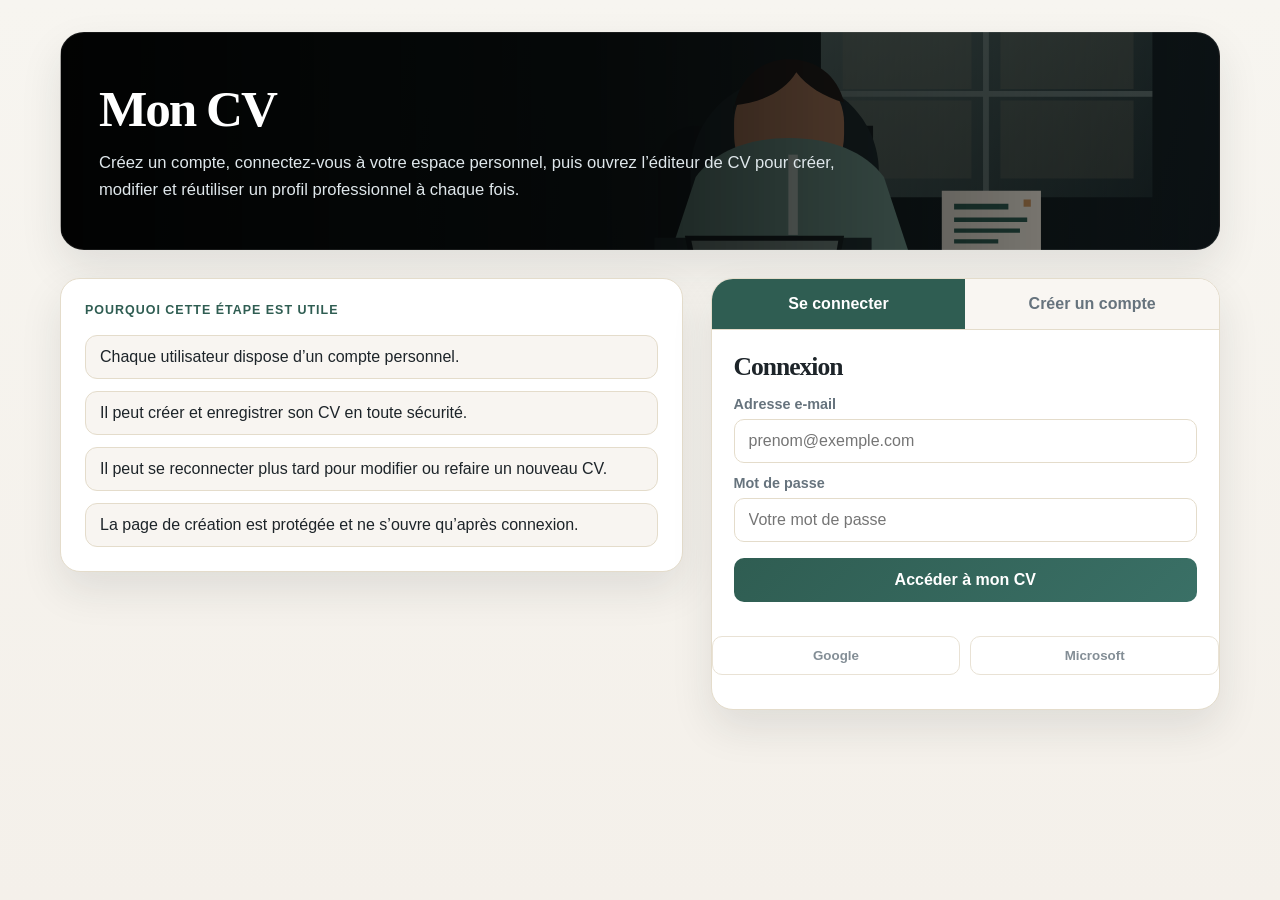
<file: index.html>
<!DOCTYPE html>
<html lang="fr">
<head>
  <meta charset="UTF-8" />
  <meta name="viewport" content="width=device-width, initial-scale=1.0" />
  <title>Mon CV — Accès sécurisé</title>
  <style>
    :root {
      --bg: #f4f0ea;
      --panel: #ffffff;
      --panel-alt: #f8f5f1;
      --ink: #1d2429;
      --muted: #66737d;
      --line: #e4dccb;
      --accent: #2f5d52;
      --accent-2: #c9945d;
      --success: #1d8a5f;
      --danger: #b24d4d;
      --shadow: 0 18px 42px rgba(28, 36, 42, 0.1);
    }
    * { box-sizing: border-box; }
    body {
      margin: 0;
      min-height: 100vh;
      font-family: Arial, Helvetica, sans-serif;
      background: linear-gradient(180deg, #f7f5f0 0%, var(--bg) 100%);
      color: var(--ink);
    }
    a { color: var(--accent); text-decoration: none; }
    .page {
      max-width: 1200px;
      margin: 0 auto;
      padding: 32px 20px 80px;
    }
    .hero {
      background: linear-gradient(90deg, rgba(0,0,0,0.96), rgba(0,0,0,0.82) 45%, rgba(0,0,0,0.36)),
                  url('emploi-header.svg') center/cover no-repeat;
      color: #fff;
      border-radius: 24px;
      padding: 46px 38px;
      box-shadow: var(--shadow);
      border: 1px solid rgba(255,255,255,0.08);
    }
    .hero h1 {
      margin: 0 0 12px;
      font-size: clamp(2.2rem, 4vw, 4rem);
      font-family: Georgia, serif;
      letter-spacing: -0.04em;
    }
    .hero p {
      max-width: 750px;
      margin: 0;
      color: #dfe7eb;
      font-size: 1.04rem;
      line-height: 1.6;
    }
    .grid {
      display: grid;
      grid-template-columns: 1.1fr 0.9fr;
      gap: 28px;
      margin-top: 28px;
      align-items: start;
    }
    .card {
      background: var(--panel);
      border: 1px solid var(--line);
      border-radius: 20px;
      box-shadow: var(--shadow);
      padding: 24px;
    }
    .panel-title {
      margin: 0 0 18px;
      font-size: 0.78rem;
      text-transform: uppercase;
      letter-spacing: 0.08em;
      font-weight: 700;
      color: var(--accent);
    }
    .feature-list {
      list-style: none;
      margin: 0;
      padding: 0;
      display: grid;
      gap: 12px;
    }
    .feature-list li {
      background: var(--panel-alt);
      border: 1px solid var(--line);
      border-radius: 12px;
      padding: 12px 14px;
      color: var(--ink);
    }
    .auth-box {
      background: var(--panel);
      border: 1px solid var(--line);
      border-radius: 22px;
      box-shadow: var(--shadow);
      overflow: hidden;
    }
    .tabs {
      display: grid;
      grid-template-columns: 1fr 1fr;
      border-bottom: 1px solid var(--line);
      background: #f9f6f2;
    }
    .tab {
      border: none;
      background: transparent;
      padding: 16px 18px;
      font-size: 1rem;
      font-weight: 700;
      color: var(--muted);
      cursor: pointer;
    }
    .tab.active {
      background: var(--accent);
      color: #fff;
    }
    .tab-pane {
      display: none;
      padding: 22px 22px 18px;
    }
    .tab-pane.active {
      display: block;
    }
    h2 {
      margin: 0 0 14px;
      font-size: clamp(1.5rem, 2vw, 2rem);
      font-family: Georgia, serif;
      letter-spacing: -0.04em;
    }
    label {
      display: block;
      margin: 12px 0 7px;
      color: var(--muted);
      font-weight: 600;
      font-size: 0.9rem;
    }
    input {
      width: 100%;
      padding: 12px 14px;
      border-radius: 10px;
      border: 1px solid var(--line);
      background: #fff;
      font-size: 1rem;
      color: var(--ink);
    }
    input:focus {
      outline: 2px solid rgba(47, 93, 82, 0.25);
      border-color: var(--accent);
    }
    .btn {
      margin-top: 16px;
      width: 100%;
      border: none;
      border-radius: 10px;
      padding: 13px 16px;
      background: linear-gradient(135deg, var(--accent), #3a7066);
      color: white;
      font-size: 1rem;
      font-weight: 700;
      cursor: pointer;
      transition: transform 0.15s ease;
    }
    .btn:hover { transform: translateY(-1px); }
    .btn.secondary {
      background: var(--panel-alt);
      color: var(--ink);
      border: 1px solid var(--line);
    }
    .social-row {
      display: grid;
      grid-template-columns: 1fr 1fr;
      gap: 10px;
      margin-top: 16px;
    }
    .social-btn {
      border: 1px solid var(--line);
      background: #fff;
      border-radius: 10px;
      padding: 11px 12px;
      cursor: not-allowed;
      color: var(--muted);
      font-weight: 700;
      opacity: 0.8;
    }
    .status {
      margin-top: 16px;
      font-size: 0.92rem;
      color: var(--muted);
      min-height: 18px;
    }
    .status.error { color: var(--danger); }
    .status.success { color: var(--success); }
    .session-box {
      margin-top: 18px;
      background: #eef7f3;
      border: 1px solid rgba(47, 93, 82, 0.2);
      border-radius: 12px;
      padding: 14px 16px;
      display: none;
    }
    .session-box strong { display: block; margin-bottom: 8px; }
    .session-actions {
      display: flex;
      gap: 10px;
      margin-top: 12px;
    }
    .session-actions button {
      flex: 1;
    }
    @media (max-width: 860px) {
      .grid { grid-template-columns: 1fr; }
      .social-row { grid-template-columns: 1fr; }
      .hero { padding: 34px 24px; }
    }
  </style>
</head>
<body>
  <div class="page">
    <header class="hero">
      <h1>Mon CV</h1>
      <p>
        Créez un compte, connectez-vous à votre espace personnel, puis ouvrez l’éditeur de CV pour créer,
        modifier et réutiliser un profil professionnel à chaque fois.
      </p>
    </header>

    <div class="grid">
      <section class="card">
        <div class="panel-title">Pourquoi cette étape est utile</div>
        <ul class="feature-list">
          <li>Chaque utilisateur dispose d’un compte personnel.</li>
          <li>Il peut créer et enregistrer son CV en toute sécurité.</li>
          <li>Il peut se reconnecter plus tard pour modifier ou refaire un nouveau CV.</li>
          <li>La page de création est protégée et ne s’ouvre qu’après connexion.</li>
        </ul>
      </section>

      <section class="auth-box">
        <div class="tabs">
          <button class="tab active" type="button" data-target="login-pane">Se connecter</button>
          <button class="tab" type="button" data-target="signup-pane">Créer un compte</button>
        </div>

        <div class="tab-pane active" id="login-pane">
          <h2>Connexion</h2>
          <form id="loginForm">
            <label for="loginEmail">Adresse e-mail</label>
            <input id="loginEmail" type="email" placeholder="prenom@exemple.com" required />

            <label for="loginPassword">Mot de passe</label>
            <input id="loginPassword" type="password" placeholder="Votre mot de passe" required />

            <button class="btn" type="submit">Accéder à mon CV</button>
          </form>
        </div>

        <div class="tab-pane" id="signup-pane">
          <h2>Créer un compte</h2>
          <form id="signupForm">
            <label for="signupName">Nom complet</label>
            <input id="signupName" type="text" placeholder="Votre nom complet" required />

            <label for="signupEmail">Adresse e-mail</label>
            <input id="signupEmail" type="email" placeholder="prenom@exemple.com" required />

            <label for="signupPassword">Mot de passe</label>
            <input id="signupPassword" type="password" placeholder="Créez un mot de passe" required />

            <label for="signupPasswordConfirm">Confirmer le mot de passe</label>
            <input id="signupPasswordConfirm" type="password" placeholder="Confirmez votre mot de passe" required />

            <button class="btn" type="submit">Créer mon compte</button>
          </form>
        </div>

        <div class="social-row">
          <button class="social-btn" type="button" disabled>Google</button>
          <button class="social-btn" type="button" disabled>Microsoft</button>
        </div>

        <div class="status" id="authStatus"></div>

        <div class="session-box" id="sessionBox">
          <strong>Compte actif</strong>
          <div id="sessionEmail"></div>
          <div class="session-actions">
            <button class="btn secondary" type="button" id="continueBtn">Continuer</button>
            <button class="btn secondary" type="button" id="logoutBtn">Se déconnecter</button>
          </div>
        </div>
      </section>
    </div>
  </div>

  <script>
    const USERS_KEY = 'cv_users_v1';
    const CURRENT_KEY = 'cv_current_user_v1';
    const authStatus = document.getElementById('authStatus');
    const sessionBox = document.getElementById('sessionBox');
    const sessionEmail = document.getElementById('sessionEmail');

    function setStatus(message, type) {
      authStatus.textContent = message;
      authStatus.className = 'status ' + (type || '');
    }

    function getUsers() {
      try {
        return JSON.parse(localStorage.getItem(USERS_KEY)) || [];
      } catch (e) {
        return [];
      }
    }

    function saveUsers(users) {
      localStorage.setItem(USERS_KEY, JSON.stringify(users));
    }

    function getCurrentUser() {
      try {
        return JSON.parse(localStorage.getItem(CURRENT_KEY));
      } catch (e) {
        return null;
      }
    }

    function setCurrentUser(user) {
      localStorage.setItem(CURRENT_KEY, JSON.stringify(user));
    }

    function clearCurrentUser() {
      localStorage.removeItem(CURRENT_KEY);
    }

    function showSession(user) {
      if (!user || !user.email) return;
      sessionEmail.textContent = 'E-mail connecté : ' + user.email;
      sessionBox.style.display = 'block';
    }

    function hideSession() {
      sessionBox.style.display = 'none';
    }

    document.querySelectorAll('.tab').forEach(function(btn) {
      btn.addEventListener('click', function() {
        document.querySelectorAll('.tab').forEach(function(tab) {
          tab.classList.toggle('active', tab === btn);
        });
        document.querySelectorAll('.tab-pane').forEach(function(panel) {
          panel.classList.toggle('active', panel.id === btn.dataset.target);
        });
      });
    });

    const currentUser = getCurrentUser();
    if (currentUser && currentUser.email) {
      showSession(currentUser);
      setStatus('Vous êtes déjà connecté. Vous pouvez continuer vers votre CV.', 'success');
    }

    document.getElementById('continueBtn').addEventListener('click', function() {
      window.location.href = 'KOKO.html';
    });

    document.getElementById('logoutBtn').addEventListener('click', function() {
      clearCurrentUser();
      hideSession();
      setStatus('Vous avez bien été déconnecté.', 'success');
    });

    document.getElementById('signupForm').addEventListener('submit', function(event) {
      event.preventDefault();
      const name = document.getElementById('signupName').value.trim();
      const email = document.getElementById('signupEmail').value.trim().toLowerCase();
      const password = document.getElementById('signupPassword').value;
      const confirm = document.getElementById('signupPasswordConfirm').value;

      if (!name || !email || !password) {
        setStatus('Tous les champs sont requis.', 'error');
        return;
      }
      if (password.length < 6) {
        setStatus('Le mot de passe doit contenir au moins 6 caractères.', 'error');
        return;
      }
      if (password !== confirm) {
        setStatus('Les mots de passe ne correspondent pas.', 'error');
        return;
      }

      const users = getUsers();
      const exists = users.some(function(user) { return user.email === email; });
      if (exists) {
        setStatus('Cet e-mail est déjà utilisé. Essayez de vous connecter.', 'error');
        return;
      }

      const newUser = { name: name, email: email, password: password };
      users.push(newUser);
      saveUsers(users);
      setCurrentUser(newUser);
      showSession(newUser);
      setStatus('Compte créé avec succès. Redirection vers votre CV...', 'success');

      setTimeout(function() {
        window.location.href = 'KOKO.html';
      }, 600);
    });

    document.getElementById('loginForm').addEventListener('submit', function(event) {
      event.preventDefault();
      const email = document.getElementById('loginEmail').value.trim().toLowerCase();
      const password = document.getElementById('loginPassword').value;

      if (!email || !password) {
        setStatus('Veuillez renseigner votre e-mail et votre mot de passe.', 'error');
        return;
      }

      const users = getUsers();
      const user = users.find(function(item) {
        return item.email === email && item.password === password;
      });

      if (!user) {
        setStatus('Identifiants incorrects. Vérifiez votre compte ou créez-en un nouveau.', 'error');
        return;
      }

      setCurrentUser(user);
      showSession(user);
      setStatus('Connexion réussie. Redirection vers votre CV...', 'success');

      setTimeout(function() {
        window.location.href = 'KOKO.html';
      }, 600);
    });
  </script>
</body>
</html>
</file>
